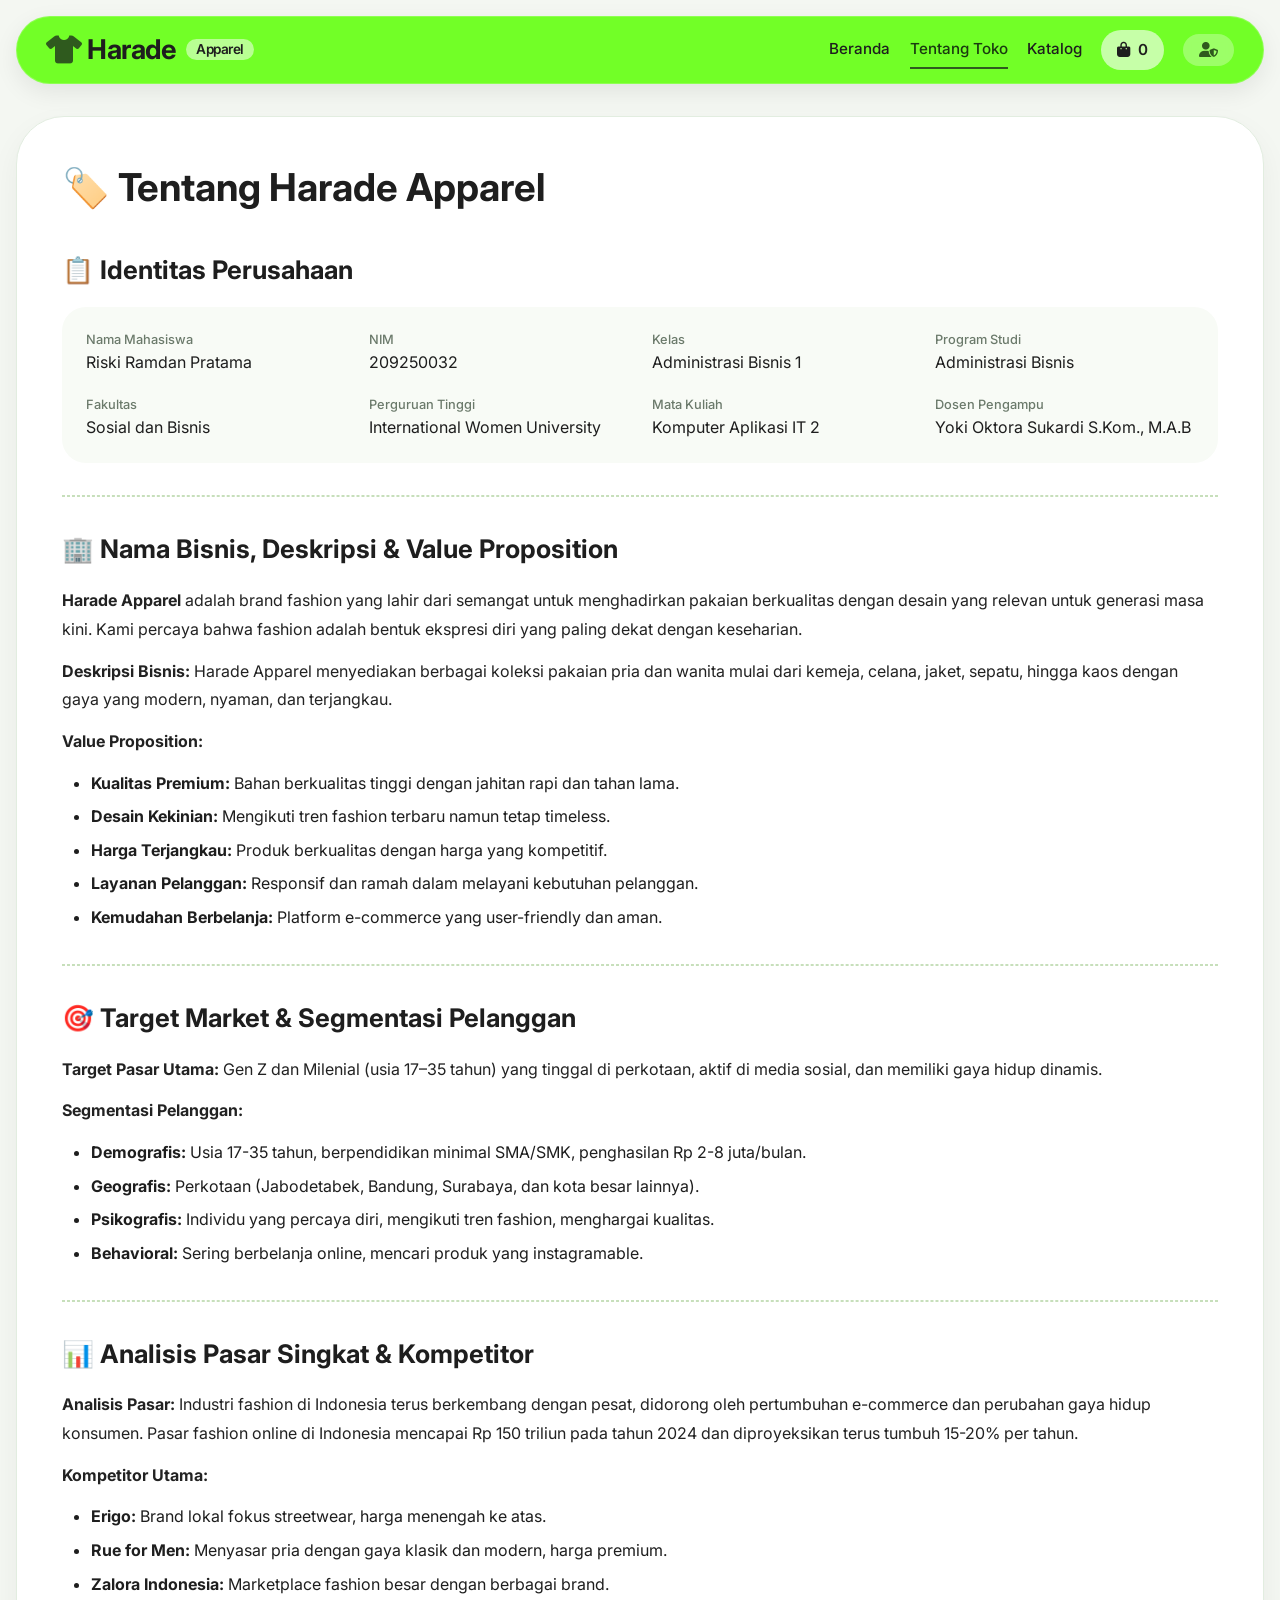
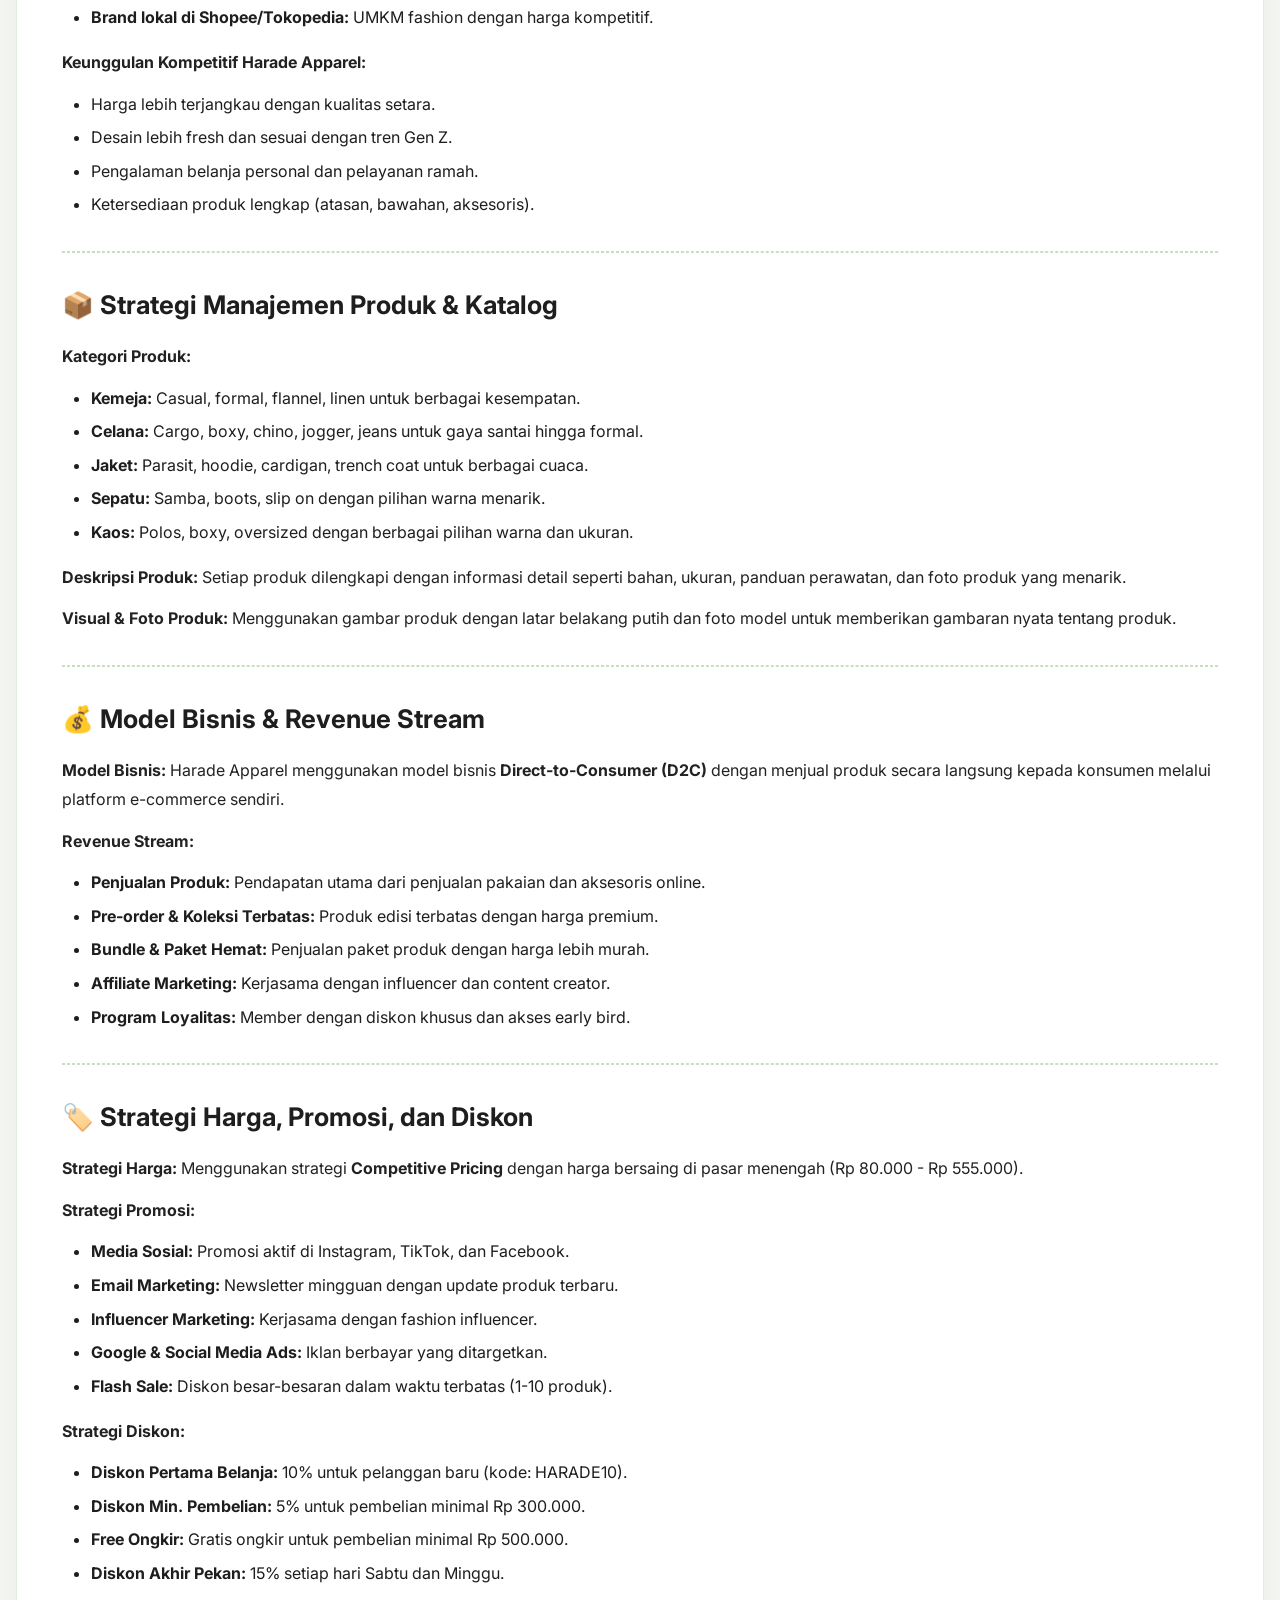
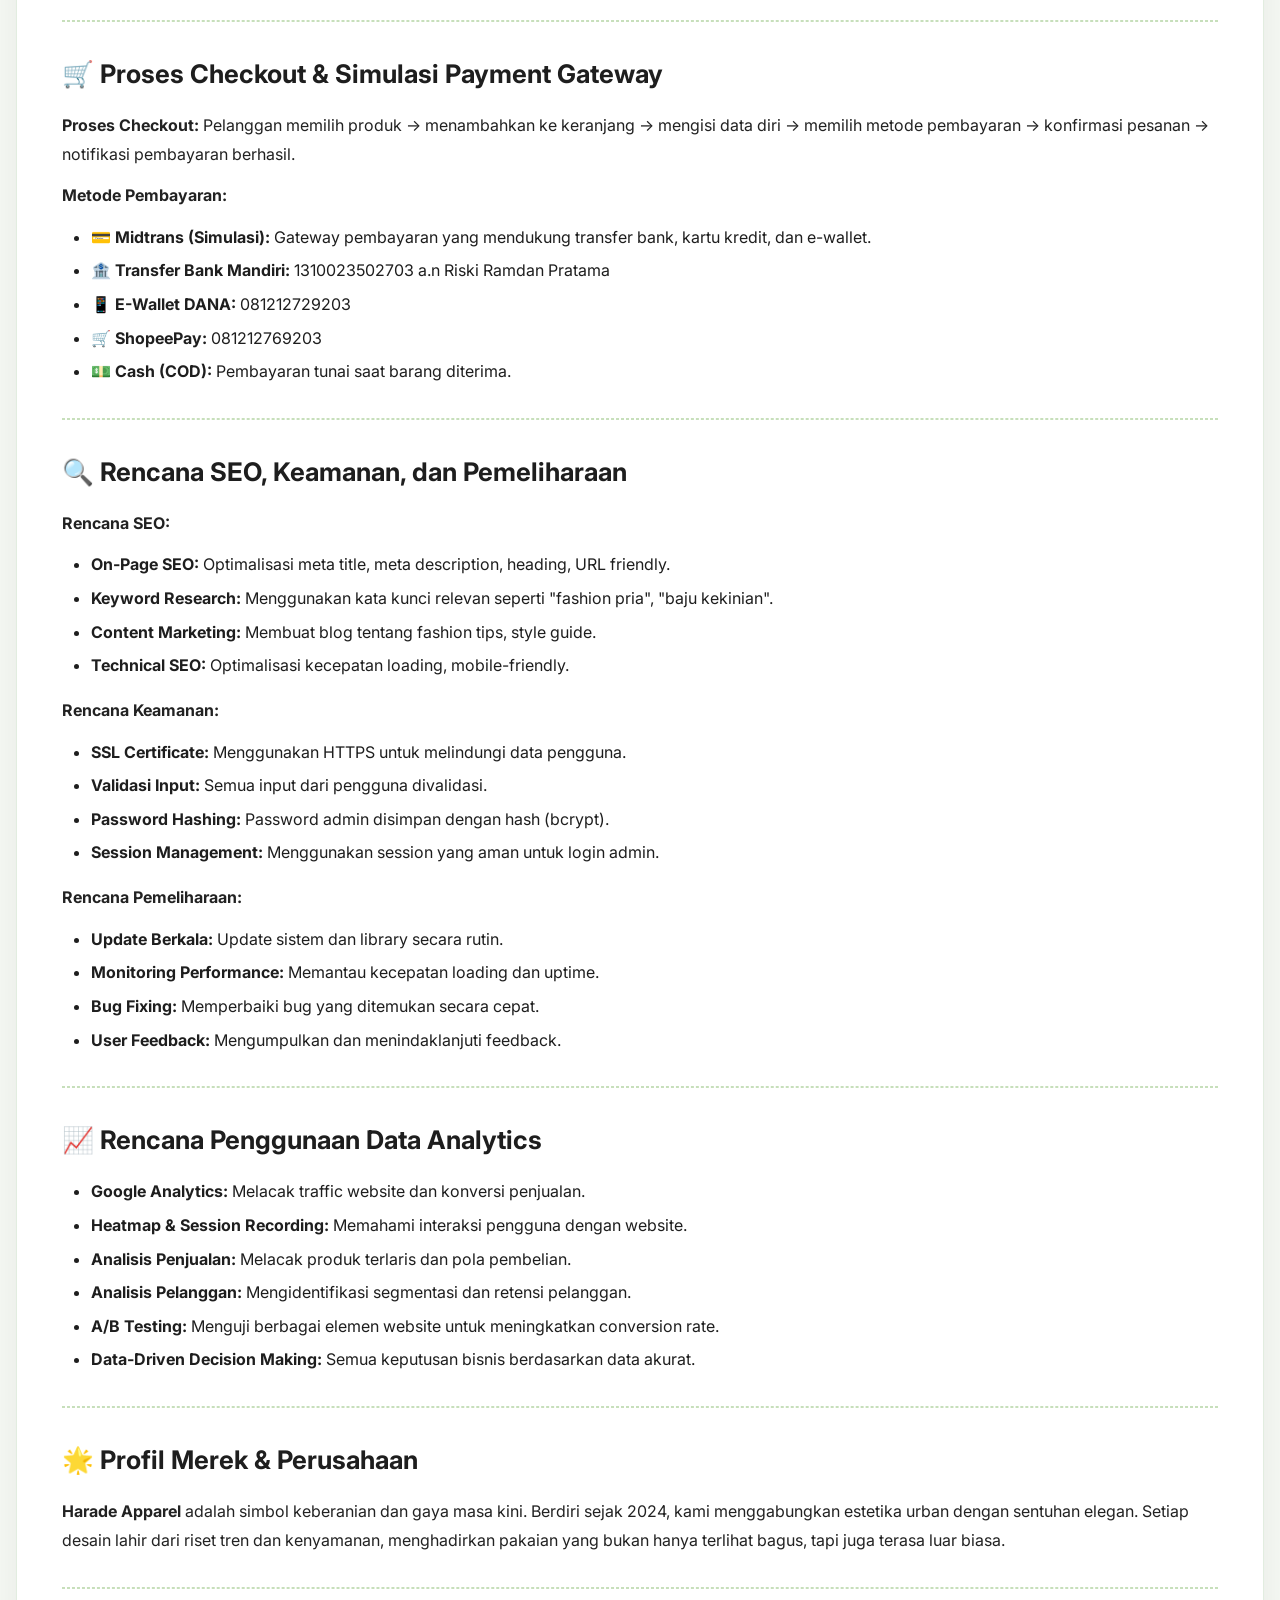
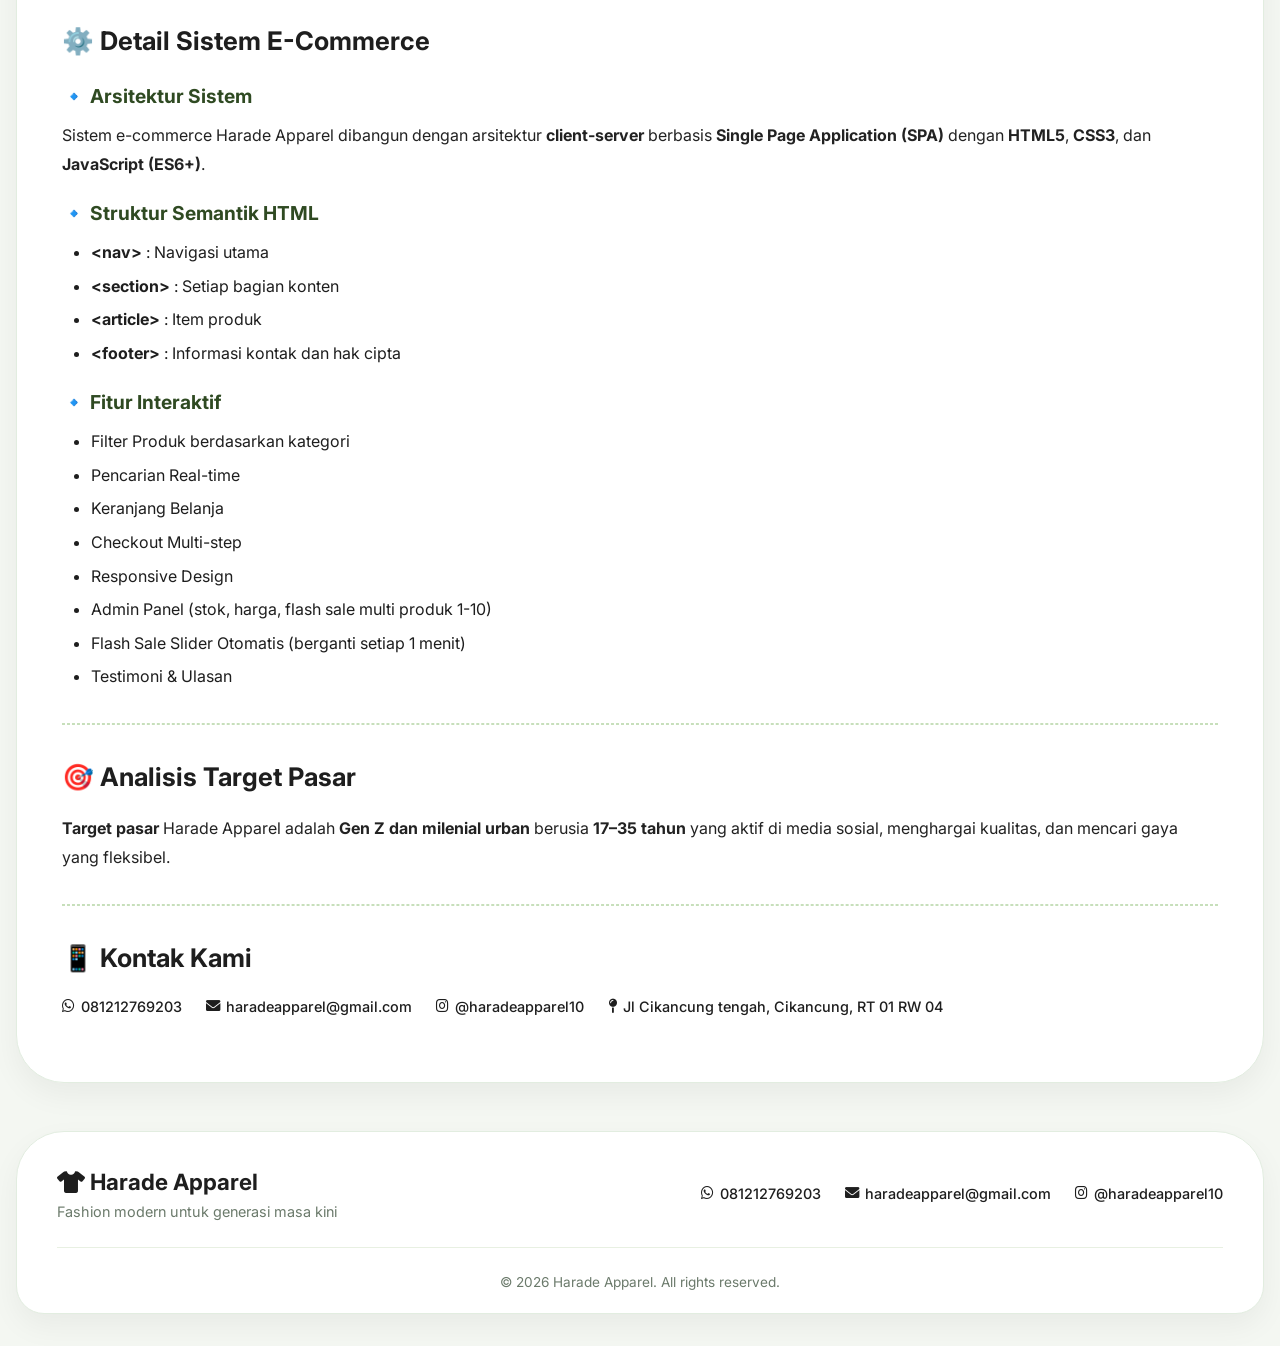
<file: tentang.html>
<!DOCTYPE html>
<html lang="id">
<head>
    <meta charset="UTF-8">
    <meta name="viewport" content="width=device-width, initial-scale=1.0">
    <title>Tentang Harade Apparel</title>
    <link rel="stylesheet" href="https://cdnjs.cloudflare.com/ajax/libs/font-awesome/6.0.0-beta3/css/all.min.css">
    <link href="https://fonts.googleapis.com/css2?family=Inter:opsz,wght@14..32,300;14..32,400;14..32,600;14..32,700&display=swap" rel="stylesheet">
    <link rel="stylesheet" href="style.css">
</head>
<body>
    <div class="container">

        <!-- ========== NAVIGASI ========== -->
        <nav class="navbar">
            <div class="brand">
                <i class="fas fa-tshirt"></i> 
                Harade<span>Apparel</span>
            </div>
            <div class="nav-menu">
                <a href="index.html">Beranda</a>
                <a href="tentang.html" class="active">Tentang Toko</a>
                <a href="index.html#katalog">Katalog</a>
                <a href="#" class="cart-icon" id="cartIconNav">
                    <i class="fas fa-shopping-bag"></i> <span id="cartCountNav">0</span>
                </a>
                <a href="#" class="admin-icon" id="adminIconNav">
                    <i class="fas fa-user-shield"></i>
                </a>
            </div>
        </nav>

        <!-- ========== TENTANG TOKO ========== -->
        <section class="tentang-toko">
            <h1>🏷️ Tentang Harade Apparel</h1>

            <!-- Identitas Perusahaan -->
            <div class="tentang-card">
                <h2>📋 Identitas Perusahaan</h2>
                <div class="identitas-grid">
                    <div><strong>Nama Mahasiswa</strong> Riski Ramdan Pratama</div>
                    <div><strong>NIM</strong> 209250032</div>
                    <div><strong>Kelas</strong> Administrasi Bisnis 1</div>
                    <div><strong>Program Studi</strong> Administrasi Bisnis</div>
                    <div><strong>Fakultas</strong> Sosial dan Bisnis</div>
                    <div><strong>Perguruan Tinggi</strong> International Women University</div>
                    <div><strong>Mata Kuliah</strong> Komputer Aplikasi IT 2</div>
                    <div><strong>Dosen Pengampu</strong> Yoki Oktora Sukardi S.Kom., M.A.B</div>
                </div>
            </div>

            <hr>

            <!-- Nama Bisnis, Deskripsi, Value Proposition -->
            <div class="tentang-card">
                <h2>🏢 Nama Bisnis, Deskripsi &amp; Value Proposition</h2>
                <p>
                    <strong>Harade Apparel</strong> adalah brand fashion yang lahir dari semangat untuk menghadirkan 
                    pakaian berkualitas dengan desain yang relevan untuk generasi masa kini. Kami percaya bahwa fashion 
                    adalah bentuk ekspresi diri yang paling dekat dengan keseharian.
                </p>
                <p>
                    <strong>Deskripsi Bisnis:</strong> Harade Apparel menyediakan berbagai koleksi pakaian pria dan wanita 
                    mulai dari kemeja, celana, jaket, sepatu, hingga kaos dengan gaya yang modern, nyaman, dan terjangkau.
                </p>
                <p><strong>Value Proposition:</strong></p>
                <ul>
                    <li><strong>Kualitas Premium:</strong> Bahan berkualitas tinggi dengan jahitan rapi dan tahan lama.</li>
                    <li><strong>Desain Kekinian:</strong> Mengikuti tren fashion terbaru namun tetap timeless.</li>
                    <li><strong>Harga Terjangkau:</strong> Produk berkualitas dengan harga yang kompetitif.</li>
                    <li><strong>Layanan Pelanggan:</strong> Responsif dan ramah dalam melayani kebutuhan pelanggan.</li>
                    <li><strong>Kemudahan Berbelanja:</strong> Platform e-commerce yang user-friendly dan aman.</li>
                </ul>
            </div>

            <hr>

            <!-- Target Market & Segmentasi -->
            <div class="tentang-card">
                <h2>🎯 Target Market &amp; Segmentasi Pelanggan</h2>
                <p>
                    <strong>Target Pasar Utama:</strong> Gen Z dan Milenial (usia 17–35 tahun) yang tinggal di perkotaan, 
                    aktif di media sosial, dan memiliki gaya hidup dinamis.
                </p>
                <p><strong>Segmentasi Pelanggan:</strong></p>
                <ul>
                    <li><strong>Demografis:</strong> Usia 17-35 tahun, berpendidikan minimal SMA/SMK, penghasilan Rp 2-8 juta/bulan.</li>
                    <li><strong>Geografis:</strong> Perkotaan (Jabodetabek, Bandung, Surabaya, dan kota besar lainnya).</li>
                    <li><strong>Psikografis:</strong> Individu yang percaya diri, mengikuti tren fashion, menghargai kualitas.</li>
                    <li><strong>Behavioral:</strong> Sering berbelanja online, mencari produk yang instagramable.</li>
                </ul>
            </div>

            <hr>

            <!-- Analisis Pasar & Kompetitor -->
            <div class="tentang-card">
                <h2>📊 Analisis Pasar Singkat &amp; Kompetitor</h2>
                <p>
                    <strong>Analisis Pasar:</strong> Industri fashion di Indonesia terus berkembang dengan pesat, 
                    didorong oleh pertumbuhan e-commerce dan perubahan gaya hidup konsumen. Pasar fashion online 
                    di Indonesia mencapai Rp 150 triliun pada tahun 2024 dan diproyeksikan terus tumbuh 15-20% per tahun.
                </p>
                <p><strong>Kompetitor Utama:</strong></p>
                <ul>
                    <li><strong>Erigo:</strong> Brand lokal fokus streetwear, harga menengah ke atas.</li>
                    <li><strong>Rue for Men:</strong> Menyasar pria dengan gaya klasik dan modern, harga premium.</li>
                    <li><strong>Zalora Indonesia:</strong> Marketplace fashion besar dengan berbagai brand.</li>
                    <li><strong>Brand lokal di Shopee/Tokopedia:</strong> UMKM fashion dengan harga kompetitif.</li>
                </ul>
                <p><strong>Keunggulan Kompetitif Harade Apparel:</strong></p>
                <ul>
                    <li>Harga lebih terjangkau dengan kualitas setara.</li>
                    <li>Desain lebih fresh dan sesuai dengan tren Gen Z.</li>
                    <li>Pengalaman belanja personal dan pelayanan ramah.</li>
                    <li>Ketersediaan produk lengkap (atasan, bawahan, aksesoris).</li>
                </ul>
            </div>

            <hr>

            <!-- Strategi Manajemen Produk & Katalog -->
            <div class="tentang-card">
                <h2>📦 Strategi Manajemen Produk &amp; Katalog</h2>
                <p><strong>Kategori Produk:</strong></p>
                <ul>
                    <li><strong>Kemeja:</strong> Casual, formal, flannel, linen untuk berbagai kesempatan.</li>
                    <li><strong>Celana:</strong> Cargo, boxy, chino, jogger, jeans untuk gaya santai hingga formal.</li>
                    <li><strong>Jaket:</strong> Parasit, hoodie, cardigan, trench coat untuk berbagai cuaca.</li>
                    <li><strong>Sepatu:</strong> Samba, boots, slip on dengan pilihan warna menarik.</li>
                    <li><strong>Kaos:</strong> Polos, boxy, oversized dengan berbagai pilihan warna dan ukuran.</li>
                </ul>
                <p>
                    <strong>Deskripsi Produk:</strong> Setiap produk dilengkapi dengan informasi detail seperti bahan, 
                    ukuran, panduan perawatan, dan foto produk yang menarik.
                </p>
                <p>
                    <strong>Visual &amp; Foto Produk:</strong> Menggunakan gambar produk dengan latar belakang putih 
                    dan foto model untuk memberikan gambaran nyata tentang produk.
                </p>
            </div>

            <hr>

            <!-- Model Bisnis & Revenue Stream -->
            <div class="tentang-card">
                <h2>💰 Model Bisnis &amp; Revenue Stream</h2>
                <p>
                    <strong>Model Bisnis:</strong> Harade Apparel menggunakan model bisnis <strong>Direct-to-Consumer (D2C)</strong> 
                    dengan menjual produk secara langsung kepada konsumen melalui platform e-commerce sendiri.
                </p>
                <p><strong>Revenue Stream:</strong></p>
                <ul>
                    <li><strong>Penjualan Produk:</strong> Pendapatan utama dari penjualan pakaian dan aksesoris online.</li>
                    <li><strong>Pre-order &amp; Koleksi Terbatas:</strong> Produk edisi terbatas dengan harga premium.</li>
                    <li><strong>Bundle &amp; Paket Hemat:</strong> Penjualan paket produk dengan harga lebih murah.</li>
                    <li><strong>Affiliate Marketing:</strong> Kerjasama dengan influencer dan content creator.</li>
                    <li><strong>Program Loyalitas:</strong> Member dengan diskon khusus dan akses early bird.</li>
                </ul>
            </div>

            <hr>

            <!-- Strategi Harga, Promosi, dan Diskon -->
            <div class="tentang-card">
                <h2>🏷️ Strategi Harga, Promosi, dan Diskon</h2>
                <p>
                    <strong>Strategi Harga:</strong> Menggunakan strategi <strong>Competitive Pricing</strong> 
                    dengan harga bersaing di pasar menengah (Rp 80.000 - Rp 555.000).
                </p>
                <p><strong>Strategi Promosi:</strong></p>
                <ul>
                    <li><strong>Media Sosial:</strong> Promosi aktif di Instagram, TikTok, dan Facebook.</li>
                    <li><strong>Email Marketing:</strong> Newsletter mingguan dengan update produk terbaru.</li>
                    <li><strong>Influencer Marketing:</strong> Kerjasama dengan fashion influencer.</li>
                    <li><strong>Google & Social Media Ads:</strong> Iklan berbayar yang ditargetkan.</li>
                    <li><strong>Flash Sale:</strong> Diskon besar-besaran dalam waktu terbatas (1-10 produk).</li>
                </ul>
                <p><strong>Strategi Diskon:</strong></p>
                <ul>
                    <li><strong>Diskon Pertama Belanja:</strong> 10% untuk pelanggan baru (kode: HARADE10).</li>
                    <li><strong>Diskon Min. Pembelian:</strong> 5% untuk pembelian minimal Rp 300.000.</li>
                    <li><strong>Free Ongkir:</strong> Gratis ongkir untuk pembelian minimal Rp 500.000.</li>
                    <li><strong>Diskon Akhir Pekan:</strong> 15% setiap hari Sabtu dan Minggu.</li>
                </ul>
            </div>

            <hr>

            <!-- Proses Checkout & Simulasi Payment Gateway -->
            <div class="tentang-card">
                <h2>🛒 Proses Checkout &amp; Simulasi Payment Gateway</h2>
                <p>
                    <strong>Proses Checkout:</strong> Pelanggan memilih produk → menambahkan ke keranjang → 
                    mengisi data diri → memilih metode pembayaran → konfirmasi pesanan → notifikasi pembayaran berhasil.
                </p>
                <p><strong>Metode Pembayaran:</strong></p>
                <ul>
                    <li><strong>💳 Midtrans (Simulasi):</strong> Gateway pembayaran yang mendukung transfer bank, kartu kredit, dan e-wallet.</li>
                    <li><strong>🏦 Transfer Bank Mandiri:</strong> 1310023502703 a.n Riski Ramdan Pratama</li>
                    <li><strong>📱 E-Wallet DANA:</strong> 081212729203</li>
                    <li><strong>🛒 ShopeePay:</strong> 081212769203</li>
                    <li><strong>💵 Cash (COD):</strong> Pembayaran tunai saat barang diterima.</li>
                </ul>
            </div>

            <hr>

            <!-- Rencana SEO, Keamanan, dan Pemeliharaan -->
            <div class="tentang-card">
                <h2>🔍 Rencana SEO, Keamanan, dan Pemeliharaan</h2>
                <p><strong>Rencana SEO:</strong></p>
                <ul>
                    <li><strong>On-Page SEO:</strong> Optimalisasi meta title, meta description, heading, URL friendly.</li>
                    <li><strong>Keyword Research:</strong> Menggunakan kata kunci relevan seperti "fashion pria", "baju kekinian".</li>
                    <li><strong>Content Marketing:</strong> Membuat blog tentang fashion tips, style guide.</li>
                    <li><strong>Technical SEO:</strong> Optimalisasi kecepatan loading, mobile-friendly.</li>
                </ul>
                <p><strong>Rencana Keamanan:</strong></p>
                <ul>
                    <li><strong>SSL Certificate:</strong> Menggunakan HTTPS untuk melindungi data pengguna.</li>
                    <li><strong>Validasi Input:</strong> Semua input dari pengguna divalidasi.</li>
                    <li><strong>Password Hashing:</strong> Password admin disimpan dengan hash (bcrypt).</li>
                    <li><strong>Session Management:</strong> Menggunakan session yang aman untuk login admin.</li>
                </ul>
                <p><strong>Rencana Pemeliharaan:</strong></p>
                <ul>
                    <li><strong>Update Berkala:</strong> Update sistem dan library secara rutin.</li>
                    <li><strong>Monitoring Performance:</strong> Memantau kecepatan loading dan uptime.</li>
                    <li><strong>Bug Fixing:</strong> Memperbaiki bug yang ditemukan secara cepat.</li>
                    <li><strong>User Feedback:</strong> Mengumpulkan dan menindaklanjuti feedback.</li>
                </ul>
            </div>

            <hr>

            <!-- Rencana Data Analytics -->
            <div class="tentang-card">
                <h2>📈 Rencana Penggunaan Data Analytics</h2>
                <ul>
                    <li><strong>Google Analytics:</strong> Melacak traffic website dan konversi penjualan.</li>
                    <li><strong>Heatmap &amp; Session Recording:</strong> Memahami interaksi pengguna dengan website.</li>
                    <li><strong>Analisis Penjualan:</strong> Melacak produk terlaris dan pola pembelian.</li>
                    <li><strong>Analisis Pelanggan:</strong> Mengidentifikasi segmentasi dan retensi pelanggan.</li>
                    <li><strong>A/B Testing:</strong> Menguji berbagai elemen website untuk meningkatkan conversion rate.</li>
                    <li><strong>Data-Driven Decision Making:</strong> Semua keputusan bisnis berdasarkan data akurat.</li>
                </ul>
            </div>

            <hr>

            <!-- Profil Merek -->
            <div class="tentang-card">
                <h2>🌟 Profil Merek &amp; Perusahaan</h2>
                <p>
                    <strong>Harade Apparel</strong> adalah simbol keberanian dan gaya masa kini. Berdiri sejak 2024, 
                    kami menggabungkan estetika urban dengan sentuhan elegan. Setiap desain lahir dari riset tren 
                    dan kenyamanan, menghadirkan pakaian yang bukan hanya terlihat bagus, tapi juga terasa luar biasa.
                </p>
            </div>

            <hr>

            <!-- Detail Sistem -->
            <div class="tentang-card">
                <h2>⚙️ Detail Sistem E-Commerce</h2>
                <h3>🔹 Arsitektur Sistem</h3>
                <p>
                    Sistem e-commerce Harade Apparel dibangun dengan arsitektur <strong>client-server</strong> 
                    berbasis <strong>Single Page Application (SPA)</strong> dengan <strong>HTML5</strong>, 
                    <strong>CSS3</strong>, dan <strong>JavaScript (ES6+)</strong>.
                </p>
                <h3>🔹 Struktur Semantik HTML</h3>
                <ul>
                    <li><strong>&lt;nav&gt;</strong> : Navigasi utama</li>
                    <li><strong>&lt;section&gt;</strong> : Setiap bagian konten</li>
                    <li><strong>&lt;article&gt;</strong> : Item produk</li>
                    <li><strong>&lt;footer&gt;</strong> : Informasi kontak dan hak cipta</li>
                </ul>
                <h3>🔹 Fitur Interaktif</h3>
                <ul>
                    <li>Filter Produk berdasarkan kategori</li>
                    <li>Pencarian Real-time</li>
                    <li>Keranjang Belanja</li>
                    <li>Checkout Multi-step</li>
                    <li>Responsive Design</li>
                    <li>Admin Panel (stok, harga, flash sale multi produk 1-10)</li>
                    <li>Flash Sale Slider Otomatis (berganti setiap 1 menit)</li>
                    <li>Testimoni & Ulasan</li>
                </ul>
            </div>

            <hr>

            <!-- Analisis Target Pasar -->
            <div class="tentang-card">
                <h2>🎯 Analisis Target Pasar</h2>
                <p>
                    <strong>Target pasar</strong> Harade Apparel adalah <strong>Gen Z dan milenial urban</strong> 
                    berusia <strong>17–35 tahun</strong> yang aktif di media sosial, menghargai kualitas, 
                    dan mencari gaya yang fleksibel.
                </p>
            </div>

            <hr>

            <!-- Kontak -->
            <div class="tentang-card kontak">
                <h2>📱 Kontak Kami</h2>
                <div class="footer-links">
                    <a href="https://wa.me/6281212769203" target="_blank"><i class="fab fa-whatsapp"></i> 081212769203</a>
                    <a href="mailto:haradeapparel@gmail.com"><i class="fas fa-envelope"></i> haradeapparel@gmail.com</a>
                    <a href="https://instagram.com/haradeapparel10" target="_blank"><i class="fab fa-instagram"></i> @haradeapparel10</a>
                    <span><i class="fas fa-map-pin"></i> Jl Cikancung tengah, Cikancung, RT 01 RW 04</span>
                </div>
            </div>
        </section>

        <!-- ========== FOOTER ========== -->
        <footer class="footer">
            <div class="footer-content">
                <div class="footer-brand">
                    <h3><i class="fas fa-tshirt"></i> Harade Apparel</h3>
                    <p>Fashion modern untuk generasi masa kini</p>
                </div>
                <div class="footer-links">
                    <a href="https://wa.me/6281212769203" target="_blank"><i class="fab fa-whatsapp"></i> 081212769203</a>
                    <a href="mailto:haradeapparel@gmail.com"><i class="fas fa-envelope"></i> haradeapparel@gmail.com</a>
                    <a href="https://instagram.com/haradeapparel10" target="_blank"><i class="fab fa-instagram"></i> @haradeapparel10</a>
                </div>
            </div>
            <div class="footer-bottom">
                <p>&copy; 2026 Harade Apparel. All rights reserved.</p>
            </div>
        </footer>

    </div>

    <script src="script.js"></script>
</body>
</html>
</file>
<file: style.css>
/* ========================================
   HARADE APPAREL - STYLE.CSS
   Warna: Hijau Stabilo (#b8e6a0), Putih, Hitam
   ======================================== */

* {
    margin: 0;
    padding: 0;
    box-sizing: border-box;
}

:root {
    --lime: #72ff27;
    --lime-light: #d4f0c4;
    --lime-dark: #8bcb6e;
    --white: #ffffff;
    --black: #1e1e1e;
    --gray: #6b7a6b;
    --soft-shadow: 0 12px 30px rgba(0, 0, 0, 0.05);
    --radius: 28px;
    --transition: 0.25s cubic-bezier(0.2, 0, 0, 1);
}

html {
    scroll-behavior: smooth;
}

body {
    font-family: 'Inter', -apple-system, BlinkMacSystemFont, 'Segoe UI', Roboto, sans-serif;
    background: #f4f7f2;
    color: var(--black);
    padding: 0 1rem 2rem;
    min-height: 100vh;
    line-height: 1.6;
}

.container {
    max-width: 1400px;
    margin: 0 auto;
}

/* ========== NAVBAR - HIJAU STABILO ========== */
.navbar {
    display: flex;
    flex-wrap: wrap;
    align-items: center;
    justify-content: space-between;
    background: var(--lime);
    padding: 0.7rem 1.8rem;
    border-radius: 60px;
    margin: 1rem 0 2rem;
    box-shadow: 0 8px 25px rgba(0, 0, 0, 0.08);
    border: 1px solid rgba(255, 255, 255, 0.2);
}

.brand {
    font-weight: 700;
    font-size: 1.7rem;
    letter-spacing: -0.5px;
    color: var(--black);
    display: flex;
    align-items: center;
    gap: 6px;
}

.brand i {
    color: #2f5a1e;
    font-size: 1.8rem;
}

.brand span {
    background: rgba(255, 255, 255, 0.5);
    padding: 0 10px;
    border-radius: 40px;
    font-size: 0.85rem;
    margin-left: 4px;
    font-weight: 600;
    backdrop-filter: blur(4px);
}

.nav-menu {
    display: flex;
    flex-wrap: wrap;
    align-items: center;
    gap: 1.2rem;
    font-weight: 500;
}

.nav-menu a {
    text-decoration: none;
    color: var(--black);
    font-size: 0.95rem;
    transition: var(--transition);
    padding: 6px 0;
    border-bottom: 2px solid transparent;
}

.nav-menu a:hover,
.nav-menu a.active {
    border-bottom-color: #2f5a1e;
    color: #1a3a10;
}

.nav-menu .cart-icon,
.nav-menu .admin-icon {
    padding: 8px 16px;
    border-radius: 40px;
    display: flex;
    align-items: center;
    gap: 8px;
    font-weight: 600;
    transition: var(--transition);
    border-bottom: none !important;
}

.nav-menu .cart-icon {
    background: rgba(255, 255, 255, 0.6);
    backdrop-filter: blur(4px);
}

.nav-menu .cart-icon:hover {
    background: rgba(255, 255, 255, 0.9);
    transform: scale(1.02);
}

.nav-menu .admin-icon {
    background: rgba(255, 255, 255, 0.3);
    backdrop-filter: blur(4px);
    color: #2f5a1e;
}

.nav-menu .admin-icon:hover {
    background: rgba(255, 255, 255, 0.6);
    transform: scale(1.02);
}

.nav-menu .admin-icon.active {
    background: rgba(255, 255, 255, 0.8);
    color: var(--black);
}

.search-box {
    display: flex;
    align-items: center;
    background: rgba(255, 255, 255, 0.6);
    backdrop-filter: blur(4px);
    border-radius: 60px;
    padding: 0.3rem 1rem;
    transition: var(--transition);
}

.search-box:focus-within {
    background: rgba(255, 255, 255, 0.9);
    box-shadow: 0 0 0 3px rgba(47, 90, 30, 0.2);
}

.search-box input {
    border: none;
    background: transparent;
    padding: 8px 6px;
    outline: none;
    width: 140px;
    font-size: 0.9rem;
    color: var(--black);
}

.search-box i {
    color: #2f5a1e;
}

/* ========== CART FLOAT ========== */
.cart-float {
    position: fixed;
    top: 1.2rem;
    left: 1.2rem;
    background: var(--white);
    border-radius: 60px;
    padding: 0.6rem 1.2rem;
    box-shadow: 0 8px 24px rgba(0, 0, 0, 0.07);
    display: flex;
    align-items: center;
    gap: 12px;
    z-index: 999;
    border: 1px solid #d3e0cb;
    backdrop-filter: blur(6px);
    background: rgba(255, 255, 255, 0.92);
    cursor: pointer;
    transition: var(--transition);
}

.cart-float:hover {
    transform: scale(1.04);
    background: #fafff8;
}

.cart-float i {
    font-size: 1.6rem;
    color: #1f3a15;
}

.cart-float span {
    font-weight: 700;
    background: var(--lime);
    padding: 0px 12px;
    border-radius: 60px;
    font-size: 0.95rem;
}

/* ========== FLASH SALE BANNER ========== */
.flash-sale-banner {
    background: linear-gradient(135deg, #ff6b35, #ff4444);
    border-radius: 24px;
    padding: 0.8rem 1.5rem;
    margin: 0.5rem 0 1.5rem;
    color: white;
    box-shadow: 0 8px 30px rgba(255, 68, 68, 0.3);
    animation: pulseFlash 2s ease-in-out infinite;
    position: relative;
    overflow: hidden;
}

@keyframes pulseFlash {
    0%, 100% { transform: scale(1); }
    50% { transform: scale(1.01); }
}

.flash-sale-content {
    display: flex;
    align-items: center;
    justify-content: space-between;
    flex-wrap: wrap;
    gap: 0.5rem 1rem;
}

.flash-sale-left {
    display: flex;
    align-items: center;
    gap: 1rem;
}

.flash-sale-right {
    display: flex;
    align-items: center;
    gap: 1rem;
    flex-wrap: wrap;
}

.flash-sale-slider {
    display: flex;
    align-items: center;
    gap: 0.8rem;
    min-width: 200px;
}

.flash-sale-slider .flash-product-item {
    display: flex;
    align-items: center;
    background: rgba(255,255,255,0.15);
    padding: 0.2rem 0.8rem 0.2rem 0.3rem;
    border-radius: 40px;
    gap: 0.5rem;
    white-space: nowrap;
    animation: slideIn 0.5s ease;
    min-width: 180px;
}

@keyframes slideIn {
    from { opacity: 0; transform: translateX(20px); }
    to { opacity: 1; transform: translateX(0); }
}

.flash-sale-slider .flash-product-item img {
    width: 36px;
    height: 36px;
    border-radius: 50%;
    object-fit: cover;
    border: 2px solid rgba(255,255,255,0.5);
}

.flash-sale-slider .flash-product-item .pname {
    font-size: 0.8rem;
    font-weight: 600;
}

.flash-sale-slider .flash-product-item .pprice {
    font-size: 0.75rem;
    font-weight: 700;
    background: rgba(255,255,255,0.2);
    padding: 0.1rem 0.5rem;
    border-radius: 20px;
}

.flash-sale-nav {
    display: flex;
    align-items: center;
    gap: 0.5rem;
}

.flash-nav-btn {
    background: rgba(255,255,255,0.2);
    border: none;
    color: white;
    width: 28px;
    height: 28px;
    border-radius: 50%;
    cursor: pointer;
    transition: var(--transition);
    display: flex;
    align-items: center;
    justify-content: center;
}

.flash-nav-btn:hover {
    background: rgba(255,255,255,0.4);
    transform: scale(1.1);
}

.flash-counter {
    font-size: 0.8rem;
    font-weight: 600;
    background: rgba(0,0,0,0.2);
    padding: 0.1rem 0.6rem;
    border-radius: 20px;
    min-width: 35px;
    text-align: center;
}

.flash-sale-icon {
    font-size: 1.8rem;
    animation: bounce 1s ease-in-out infinite;
}

@keyframes bounce {
    0%, 100% { transform: rotate(0deg); }
    50% { transform: rotate(15deg); }
}

.flash-sale-info h3 {
    font-size: 1.2rem;
    font-weight: 800;
    letter-spacing: 1px;
}

.flash-sale-info p {
    font-size: 0.85rem;
    opacity: 0.9;
}

.flash-sale-timer {
    font-size: 1rem;
    font-weight: 700;
    background: rgba(0,0,0,0.2);
    padding: 0.1rem 0.8rem;
    border-radius: 30px;
    display: inline-block;
    margin-top: 2px;
}

/* ========== HERO SLIDER ========== */
.hero-slider {
    display: flex;
    overflow-x: auto;
    gap: 1.5rem;
    padding: 0.8rem 0.2rem 1.8rem;
    scroll-snap-type: x mandatory;
    -webkit-overflow-scrolling: touch;
    scroll-behavior: smooth;
}

.hero-slider::-webkit-scrollbar {
    height: 4px;
}

.hero-slider::-webkit-scrollbar-thumb {
    background: var(--lime);
    border-radius: 20px;
}

.hero-slider .hero-item {
    min-width: 280px;
    max-width: 340px;
    flex: 0 0 auto;
    background: var(--white);
    border-radius: 40px;
    padding: 1.2rem 1.2rem 0.8rem;
    box-shadow: var(--soft-shadow);
    scroll-snap-align: start;
    border: 1px solid #e7f0e1;
    transition: var(--transition);
}

.hero-slider .hero-item:hover {
    transform: translateY(-4px);
    border-color: var(--lime);
}

.hero-item img {
    width: 100%;
    height: 180px;
    object-fit: cover;
    border-radius: 28px;
    background: #dce8d4;
}

.hero-item h4 {
    margin-top: 10px;
    font-weight: 600;
    font-size: 1.1rem;
}

.hero-item p {
    font-size: 0.85rem;
    opacity: 0.7;
}

/* ========== WELCOME BANNER ========== */
.welcome-banner {
    background: var(--lime);
    padding: 1.8rem 2rem;
    border-radius: 48px;
    margin: 1.2rem 0 2rem;
    box-shadow: var(--soft-shadow);
    border: 1px solid #b0d69b;
}

.welcome-banner h1 {
    font-size: 1.7rem;
    font-weight: 700;
    color: var(--black);
}

.welcome-banner p {
    max-width: 750px;
    line-height: 1.8;
    margin-top: 0.7rem;
    font-weight: 400;
    color: #1e2b18;
}

/* ========== SECTION TITLE ========== */
.section-title {
    font-size: 1.6rem;
    font-weight: 700;
    margin: 2rem 0 1.2rem;
    color: var(--black);
}

/* ========== FILTER ========== */
.filter-section {
    display: flex;
    flex-wrap: wrap;
    gap: 0.8rem;
    margin: 2rem 0 1.5rem;
}

.filter-btn {
    background: white;
    border: 1px solid #d3e0cb;
    padding: 0.5rem 1.5rem;
    border-radius: 40px;
    font-weight: 500;
    font-size: 0.9rem;
    cursor: pointer;
    transition: var(--transition);
    color: var(--black);
    box-shadow: var(--soft-shadow);
}

.filter-btn.active,
.filter-btn:hover {
    background: var(--lime);
    border-color: #8cb87a;
    transform: scale(1.02);
}

/* ========== KATALOG ========== */
.katalog-grid {
    display: grid;
    grid-template-columns: repeat(auto-fill, minmax(220px, 1fr));
    gap: 1.8rem;
    margin: 1.2rem 0 2rem;
}

.product-card {
    background: white;
    border-radius: 32px;
    padding: 1rem 0.9rem 1.2rem;
    box-shadow: var(--soft-shadow);
    transition: var(--transition);
    border: 1px solid #ebf3e6;
    display: flex;
    flex-direction: column;
    height: 100%;
    cursor: pointer;
}

.product-card:hover {
    transform: translateY(-4px);
    border-color: var(--lime);
    box-shadow: 0 16px 40px rgba(0, 0, 0, 0.06);
}

.product-img {
    width: 100%;
    aspect-ratio: 1/1;
    background: #e8f0e2;
    border-radius: 24px;
    margin-bottom: 10px;
    overflow: hidden;
    flex-shrink: 0;
}

.product-img img {
    width: 100%;
    height: 100%;
    object-fit: cover;
    transition: var(--transition);
}

.product-card:hover .product-img img {
    transform: scale(1.03);
}

.product-name {
    font-weight: 700;
    font-size: 0.95rem;
    margin: 6px 0 4px;
    line-height: 1.3;
    min-height: 2.6rem;
}

.product-rating {
    font-size: 0.8rem;
    color: #f5a623;
    margin-bottom: 4px;
}

.price-wrap {
    display: flex;
    align-items: center;
    gap: 10px;
    flex-wrap: wrap;
    margin: 4px 0;
}

.price {
    font-weight: 700;
    font-size: 1rem;
    color: var(--black);
}

.coret {
    text-decoration: line-through;
    color: #a0a8a0;
    font-size: 0.78rem;
}

.color-options {
    display: flex;
    gap: 6px;
    margin: 6px 0 10px;
    flex-wrap: wrap;
    min-height: 28px;
}

.color-dot {
    width: 24px;
    height: 24px;
    border-radius: 50%;
    border: 2px solid #e0e8dc;
    display: inline-block;
    transition: var(--transition);
    flex-shrink: 0;
}

.color-dot:hover {
    transform: scale(1.15);
    border-color: var(--black);
}

.btn-add {
    background: var(--black);
    color: white;
    border: none;
    padding: 0.6rem 0;
    border-radius: 60px;
    font-weight: 600;
    font-size: 0.85rem;
    margin-top: auto;
    cursor: pointer;
    transition: var(--transition);
    width: 100%;
}

.btn-add:hover {
    background: #2f4a22;
    transform: scale(1.02);
}

/* ========== REKOMENDASI ========== */
.rekomendasi-grid {
    display: grid;
    grid-template-columns: repeat(auto-fill, minmax(220px, 1fr));
    gap: 1.8rem;
    margin: 1.2rem 0 2rem;
}

.rekomendasi-item {
    background: white;
    border-radius: 32px;
    padding: 1rem 0.9rem 1.2rem;
    box-shadow: var(--soft-shadow);
    border: 1px solid #ebf3e6;
    text-align: center;
    transition: var(--transition);
    cursor: pointer;
}

.rekomendasi-item:hover {
    transform: translateY(-4px);
    border-color: var(--lime);
}

.rekomendasi-item img {
    width: 100%;
    aspect-ratio: 1/1;
    object-fit: cover;
    border-radius: 24px;
    background: #e8f0e2;
}

.rekomendasi-item h4 {
    margin-top: 10px;
    font-size: 0.95rem;
}

/* ========== TESTIMONI ========== */
.testimoni-grid {
    display: grid;
    grid-template-columns: repeat(auto-fill, minmax(250px, 1fr));
    gap: 1.5rem;
    margin: 1.2rem 0;
}

.testimoni-card {
    background: white;
    border-radius: 28px;
    padding: 1.5rem;
    box-shadow: var(--soft-shadow);
    border: 1px solid #ebf3e6;
    transition: var(--transition);
}

.testimoni-card:hover {
    transform: translateY(-3px);
    border-color: var(--lime);
}

.testimoni-card .stars {
    color: #f5a623;
    font-size: 1.1rem;
    margin-bottom: 8px;
}

.testimoni-card p {
    font-size: 0.95rem;
    line-height: 1.6;
    color: #333;
    font-style: italic;
}

.testimoni-author {
    margin-top: 10px;
    font-weight: 600;
    color: var(--black);
}

/* ========== DETAIL MODAL ========== */
.detail-modal {
    display: none;
    position: fixed;
    top: 0;
    left: 0;
    width: 100%;
    height: 100%;
    background: rgba(0, 0, 0, 0.4);
    backdrop-filter: blur(6px);
    justify-content: center;
    align-items: center;
    z-index: 2000;
}

.detail-modal.open {
    display: flex;
}

.detail-box {
    max-width: 850px !important;
}

.detail-content {
    display: flex;
    gap: 2rem;
    flex-wrap: wrap;
}

.detail-img {
    width: 320px;
    height: 320px;
    object-fit: cover;
    border-radius: 24px;
    background: #ffffff;
    flex-shrink: 0;
}

.detail-info {
    flex: 1;
    min-width: 220px;
}

.detail-info h2 {
    font-size: 1.4rem;
    margin-bottom: 6px;
}

.detail-rating {
    color: #f5a623;
    font-size: 0.95rem;
    margin-bottom: 8px;
}

.detail-stock {
    font-size: 0.9rem;
    color: var(--gray);
    margin: 6px 0;
}

.detail-price {
    margin: 10px 0;
}

.detail-material {
    margin: 10px 0;
    font-size: 0.95rem;
    color: #444;
}

.detail-desc {
    margin: 10px 0;
    font-size: 0.95rem;
    color: #444;
    background: #ffffff;
    padding: 10px 14px;
    border-radius: 16px;
}

.detail-colors {
    margin: 10px 0;
}

.detail-sizes {
    margin: 10px 0;
}

.detail-qty {
    margin: 10px 0;
}

.qty-control {
    display: flex;
    align-items: center;
    gap: 12px;
    margin-top: 4px;
}

.qty-btn {
    width: 36px;
    height: 36px;
    border-radius: 50%;
    border: 2px solid #d3e0cb;
    background: white;
    font-size: 1.2rem;
    font-weight: 700;
    cursor: pointer;
    transition: var(--transition);
}

.qty-btn:hover {
    border-color: var(--lime-dark);
    background: var(--lime);
}

#detailQty {
    font-size: 1.2rem;
    font-weight: 600;
    min-width: 30px;
    text-align: center;
}

.size-btn {
    padding: 6px 18px;
    border: 2px solid #d3e0cb;
    border-radius: 30px;
    background: white;
    font-weight: 600;
    cursor: pointer;
    transition: var(--transition);
    margin-right: 6px;
}

.size-btn:hover,
.size-btn.active {
    border-color: var(--lime-dark);
    background: var(--lime);
}

.btn-add-detail {
    background: var(--black);
    color: rgb(255, 255, 255);
    border: none;
    padding: 0.7rem 2rem;
    border-radius: 60px;
    font-weight: 700;
    font-size: 1rem;
    cursor: pointer;
    transition: var(--transition);
    width: 100%;
    margin-top: 12px;
}

.btn-add-detail:hover {
    background: #2f4a22;
    transform: scale(1.02);
}

/* ========== ADMIN MODALS ========== */
.admin-login-modal,
.admin-panel-modal {
    display: none;
    position: fixed;
    top: 0;
    left: 0;
    width: 100%;
    height: 100%;
    background: rgba(0, 0, 0, 0.4);
    backdrop-filter: blur(6px);
    justify-content: center;
    align-items: center;
    z-index: 3000;
}

.admin-login-modal.open,
.admin-panel-modal.open {
    display: flex;
}

.login-box {
    max-width: 420px !important;
}

.admin-box {
    max-width: 900px !important;
}

/* Flash Sale Settings */
.admin-flash-sale {
    background: #fff5f0;
    border: 2px solid #ff6b35;
    border-radius: 24px;
    padding: 1.2rem 1.5rem;
    margin-bottom: 1.5rem;
}

.admin-flash-sale h3 {
    color: #ff4444;
    font-size: 1.2rem;
    margin-bottom: 0.8rem;
}

.flash-sale-settings {
    display: grid;
    grid-template-columns: repeat(auto-fill, minmax(200px, 1fr));
    gap: 0.8rem;
}

.flash-sale-settings .form-group {
    margin-bottom: 0.3rem;
}

.flash-sale-settings .form-group label {
    font-size: 0.75rem;
    color: var(--gray);
}

.flash-sale-settings .form-group input,
.flash-sale-settings .form-group select {
    padding: 0.4rem 0.8rem;
    border-radius: 30px;
    border: 1px solid #d3e0cb;
    font-size: 0.85rem;
    width: 100%;
}

.flash-sale-settings .form-group select[multiple] {
    height: 140px;
    overflow-y: auto;
}

.flash-sale-settings .form-group small {
    display: block;
    margin-top: 4px;
}

/* Admin Stock List */
.admin-stock-list {
    max-height: 400px;
    overflow-y: auto;
    margin: 1rem 0;
}

.admin-stock-list::-webkit-scrollbar {
    width: 4px;
}

.admin-stock-list::-webkit-scrollbar-thumb {
    background: var(--lime);
    border-radius: 20px;
}

.admin-stock-item {
    display: flex;
    align-items: center;
    justify-content: space-between;
    padding: 10px 14px;
    background: #f8fbf6;
    border-radius: 16px;
    margin-bottom: 6px;
    border: 1px solid #ebf3e6;
    flex-wrap: wrap;
    gap: 8px;
}

.admin-stock-item .product-name {
    flex: 1;
    font-size: 0.9rem;
    min-height: auto;
    font-weight: 600;
    min-width: 140px;
}

.admin-stock-item .admin-fields {
    display: flex;
    align-items: center;
    gap: 14px;
    flex-wrap: wrap;
}

.admin-stock-item .field-group {
    display: flex;
    align-items: center;
    gap: 4px;
}

.admin-stock-item .field-group label {
    font-size: 0.75rem;
    color: var(--gray);
    font-weight: 500;
}

.admin-stock-item input[type="number"] {
    width: 110px;
    padding: 6px 10px;
    border-radius: 30px;
    border: 1px solid #d3e0cb;
    text-align: center;
    font-size: 0.9rem;
    background: rgb(255, 255, 255);
    transition: var(--transition);
}

.admin-stock-item input[type="number"]:focus {
    outline: 2px solid var(--lime);
    border-color: transparent;
}

.admin-actions {
    display: flex;
    gap: 1rem;
    flex-wrap: wrap;
}

.admin-actions .btn-checkout {
    flex: 1;
    min-width: 140px;
}

/* ========== TENTANG TOKO ========== */
.tentang-toko {
    background: white;
    border-radius: 48px;
    padding: 2.5rem 2.8rem;
    margin: 2rem 0 3rem;
    border: 1px solid #e2ede0;
    box-shadow: var(--soft-shadow);
}

.tentang-toko h1 {
    font-size: 2.4rem;
    margin-bottom: 2rem;
    color: var(--black);
}

.tentang-toko h2 {
    font-size: 1.6rem;
    margin: 1.5rem 0 1rem;
    color: var(--black);
}

.tentang-toko h3 {
    font-size: 1.2rem;
    margin: 1.2rem 0 0.6rem;
    color: #2f4a22;
}

.tentang-toko p {
    line-height: 1.8;
    color: #222;
    margin-bottom: 0.8rem;
}

.tentang-toko ul {
    margin: 0.5rem 0 1rem 1.8rem;
    line-height: 1.8;
}

.tentang-toko ul li {
    margin-bottom: 0.3rem;
}

.tentang-toko hr {
    margin: 2rem 0;
    border: 1px dashed #c7dfbb;
}

.tentang-card {
    margin-bottom: 1.5rem;
}

.identitas-grid {
    display: grid;
    grid-template-columns: repeat(auto-fill, minmax(220px, 1fr));
    gap: 0.8rem 1.5rem;
    background: #f8fbf6;
    padding: 1.2rem 1.5rem;
    border-radius: 24px;
    margin: 0.5rem 0;
}

.identitas-grid div {
    padding: 0.2rem 0;
}

.identitas-grid strong {
    display: block;
    font-size: 0.8rem;
    color: var(--gray);
    font-weight: 500;
}

/* ========== FOOTER ========== */
.footer {
    background: white;
    border-radius: 48px 48px 28px 28px;
    padding: 2rem 2.5rem 1.2rem;
    margin-top: 3rem;
    border: 1px solid #e2ede0;
    box-shadow: var(--soft-shadow);
}

.footer-content {
    display: flex;
    flex-wrap: wrap;
    justify-content: space-between;
    gap: 2rem;
}

.footer-brand h3 {
    font-size: 1.4rem;
    color: var(--black);
}

.footer-brand p {
    color: var(--gray);
    font-size: 0.9rem;
}

.footer-links {
    display: flex;
    flex-wrap: wrap;
    gap: 1.5rem;
}

.footer-links a,
.footer-links span {
    color: var(--black);
    text-decoration: none;
    display: flex;
    align-items: center;
    gap: 6px;
    font-weight: 500;
    transition: var(--transition);
    font-size: 0.9rem;
}

.footer-links a:hover {
    color: #2f5a1e;
    transform: translateX(4px);
}

.footer-bottom {
    text-align: center;
    padding-top: 1.5rem;
    margin-top: 1.5rem;
    border-top: 1px solid #e8f0e2;
    font-size: 0.85rem;
    color: var(--gray);
}

/* ========== MODAL BOX ========== */
.modal-box {
    background: white;
    max-width: 720px;
    width: 95%;
    max-height: 92vh;
    overflow-y: auto;
    border-radius: 48px;
    padding: 2.2rem 2.5rem 2rem;
    box-shadow: 0 25px 60px rgba(0, 0, 0, 0.18);
    border: 1px solid #e1eed9;
    animation: fadeIn 0.3s ease;
}

@keyframes fadeIn {
    from { opacity: 0; transform: scale(0.96) translateY(20px); }
    to { opacity: 1; transform: scale(1) translateY(0); }
}

.modal-box::-webkit-scrollbar {
    width: 4px;
}

.modal-box::-webkit-scrollbar-thumb {
    background: var(--lime);
    border-radius: 20px;
}

.modal-box h2 {
    margin-bottom: 1.5rem;
    font-size: 1.8rem;
}

.close-modal {
    float: right;
    background: none;
    border: none;
    font-size: 2rem;
    cursor: pointer;
    color: #666;
    transition: var(--transition);
    line-height: 1;
}

.close-modal:hover {
    color: var(--black);
    transform: rotate(90deg);
}

/* ========== CHECKOUT ========== */
.checkout-modal {
    display: none;
    position: fixed;
    top: 0;
    left: 0;
    width: 100%;
    height: 100%;
    background: rgba(0, 0, 0, 0.35);
    backdrop-filter: blur(6px);
    justify-content: center;
    align-items: center;
    z-index: 2000;
}

.checkout-modal.open {
    display: flex;
}

.form-group {
    margin-bottom: 1rem;
}

.form-group label {
    display: block;
    font-weight: 600;
    margin-bottom: 4px;
    font-size: 0.9rem;
}

.modal-box input,
.modal-box select,
.modal-box textarea {
    width: 100%;
    padding: 0.8rem 1rem;
    border-radius: 40px;
    border: 1px solid #d3e0cb;
    background: #f8fbf6;
    font-size: 0.95rem;
    transition: var(--transition);
}

.modal-box input:focus,
.modal-box select:focus,
.modal-box textarea:focus {
    outline: 2px solid var(--lime);
    border-color: transparent;
}

.cart-preview {
    background: #f4f8f2;
    border-radius: 24px;
    padding: 0.8rem 1rem;
    margin: 4px 0 8px;
    max-height: 150px;
    overflow-y: auto;
}

.pay-options {
    display: flex;
    flex-wrap: wrap;
    gap: 10px;
    margin: 0.5rem 0;
}

.pay-item {
    background: #f2f7ef;
    padding: 10px 16px;
    border-radius: 60px;
    display: flex;
    align-items: center;
    gap: 8px;
    border: 2px solid transparent;
    cursor: pointer;
    transition: var(--transition);
    flex: 1 1 auto;
    min-width: 140px;
}

.pay-item:hover {
    background: var(--lime-light);
}

.pay-item:has(input:checked) {
    border-color: var(--lime-dark);
    background: var(--lime-light);
}

.pay-item input[type="radio"] {
    accent-color: #3f7e2b;
    width: 16px;
    height: 16px;
    margin: 0;
    flex-shrink: 0;
}

.pay-item i {
    font-size: 1.2rem;
}

.pay-item small {
    font-size: 0.65rem;
    opacity: 0.7;
}

.btn-checkout {
    background: var(--black);
    color: white;
    padding: 0.9rem;
    width: 100%;
    border: none;
    border-radius: 60px;
    font-weight: 700;
    font-size: 1.05rem;
    margin-top: 1.2rem;
    cursor: pointer;
    transition: var(--transition);
}

.btn-checkout:hover {
    background: #2f4a22;
    transform: scale(1.01);
}

/* ========== SUCCESS MODAL ========== */
.success-modal {
    display: none;
    position: fixed;
    top: 0;
    left: 0;
    width: 100%;
    height: 100%;
    background: rgba(0, 0, 0, 0.35);
    backdrop-filter: blur(6px);
    justify-content: center;
    align-items: center;
    z-index: 2100;
}

.success-modal.open {
    display: flex;
}

.success-box {
    max-width: 550px !important;
    text-align: center;
}

.success-icon {
    font-size: 4rem;
    margin-bottom: 0.5rem;
}

.success-sub {
    font-size: 1.1rem;
    color: var(--gray);
    margin-bottom: 1.5rem;
}

.success-detail {
    background: #f8fbf6;
    border-radius: 24px;
    padding: 1.2rem 1.5rem;
    margin: 1rem 0 1.5rem;
    text-align: left;
}

.success-row {
    display: flex;
    justify-content: space-between;
    padding: 6px 0;
    border-bottom: 1px solid #e8f0e2;
    font-size: 0.95rem;
}

.success-row:last-child {
    border-bottom: none;
}

.success-row.total-row {
    font-weight: 700;
    font-size: 1.1rem;
    color: var(--black);
    border-top: 2px solid var(--lime-dark);
    padding-top: 10px;
    margin-top: 4px;
}

.success-actions {
    display: flex;
    gap: 1rem;
    flex-wrap: wrap;
    justify-content: center;
}

.btn-success {
    background: var(--black);
    color: white;
    border: none;
    padding: 0.8rem 2rem;
    border-radius: 60px;
    font-weight: 700;
    font-size: 0.95rem;
    cursor: pointer;
    transition: var(--transition);
    flex: 1;
    min-width: 140px;
}

.btn-success:hover {
    background: #2f4a22;
    transform: scale(1.02);
}

.btn-success-secondary {
    background: var(--lime);
    color: var(--black);
    border: none;
    padding: 0.8rem 2rem;
    border-radius: 60px;
    font-weight: 700;
    font-size: 0.95rem;
    cursor: pointer;
    transition: var(--transition);
    flex: 1;
    min-width: 140px;
}

.btn-success-secondary:hover {
    background: var(--lime-dark);
    transform: scale(1.02);
}

/* ========== ULASAN MODAL ========== */
.ulasan-modal {
    display: none;
    position: fixed;
    top: 0;
    left: 0;
    width: 100%;
    height: 100%;
    background: rgba(0, 0, 0, 0.35);
    backdrop-filter: blur(6px);
    justify-content: center;
    align-items: center;
    z-index: 2200;
}

.ulasan-modal.open {
    display: flex;
}

.ulasan-box {
    max-width: 600px !important;
}

.star-rating {
    display: flex;
    gap: 8px;
    font-size: 2.2rem;
    cursor: pointer;
    margin: 6px 0;
}

.star-rating .star {
    color: #ddd;
    transition: var(--transition);
}

.star-rating .star.active {
    color: #f5a623;
}

.star-rating .star:hover {
    transform: scale(1.15);
}

/* ========== RESPONSIVE ========== */
@media (max-width: 820px) {
    .navbar {
        flex-direction: column;
        align-items: stretch;
        gap: 0.8rem;
        padding: 0.8rem 1.2rem;
    }

    .nav-menu {
        justify-content: center;
        gap: 0.8rem;
        flex-wrap: wrap;
    }

    .search-box input {
        width: 110px;
    }

    .katalog-grid,
    .rekomendasi-grid {
        grid-template-columns: repeat(auto-fill, minmax(160px, 1fr));
        gap: 1rem;
    }

    .hero-slider .hero-item {
        min-width: 200px;
        max-width: 260px;
    }

    .hero-item img {
        height: 140px;
    }

    .testimoni-grid {
        grid-template-columns: 1fr 1fr;
    }

    .detail-content {
        flex-direction: column;
        align-items: center;
    }

    .detail-img {
        width: 220px;
        height: 220px;
    }

    .tentang-toko {
        padding: 1.5rem;
        border-radius: 32px;
    }

    .tentang-toko h1 {
        font-size: 1.8rem;
    }

    .identitas-grid {
        grid-template-columns: 1fr 1fr;
    }

    .modal-box {
        padding: 1.5rem;
    }

    .footer-content {
        flex-direction: column;
        align-items: center;
        text-align: center;
    }

    .success-actions {
        flex-direction: column;
    }

    .admin-stock-item {
        flex-wrap: wrap;
        gap: 8px;
    }

    .admin-stock-item .admin-fields {
        flex-wrap: wrap;
        gap: 8px;
    }

    .flash-sale-settings {
        grid-template-columns: 1fr 1fr;
    }

    .flash-sale-content {
        flex-direction: column;
        text-align: center;
    }

    .flash-sale-right {
        width: 100%;
        justify-content: center;
    }

    .flash-sale-left {
        justify-content: center;
    }

    .flash-sale-slider .flash-product-item {
        min-width: 140px;
        font-size: 0.8rem;
    }
}

@media (max-width: 480px) {
    body {
        padding: 0 0.6rem 1.5rem;
    }

    .katalog-grid,
    .rekomendasi-grid {
        grid-template-columns: 1fr 1fr;
        gap: 0.8rem;
    }

    .hero-slider .hero-item {
        min-width: 160px;
        max-width: 200px;
    }

    .hero-item img {
        height: 110px;
    }

    .testimoni-grid {
        grid-template-columns: 1fr;
    }

    .product-card {
        padding: 0.6rem 0.5rem 0.8rem;
        border-radius: 24px;
    }

    .product-name {
        font-size: 0.78rem;
        min-height: 2.2rem;
    }

    .price {
        font-size: 0.82rem;
    }

    .coret {
        font-size: 0.65rem;
    }

    .btn-add {
        font-size: 0.7rem;
        padding: 0.4rem 0;
    }

    .color-dot {
        width: 18px;
        height: 18px;
    }

    .filter-btn {
        padding: 0.4rem 1rem;
        font-size: 0.75rem;
    }

    .brand {
        font-size: 1.3rem;
    }

    .nav-menu a {
        font-size: 0.8rem;
    }

    .search-box input {
        width: 80px;
        font-size: 0.8rem;
    }

    .welcome-banner {
        padding: 1.2rem;
        border-radius: 28px;
    }

    .welcome-banner h1 {
        font-size: 1.1rem;
    }

    .welcome-banner p {
        font-size: 0.9rem;
    }

    .cart-float {
        top: 0.6rem;
        left: 0.6rem;
        padding: 0.3rem 0.8rem;
        gap: 6px;
    }

    .cart-float i {
        font-size: 1.1rem;
    }

    .cart-float span {
        font-size: 0.8rem;
        padding: 0 8px;
    }

    .nav-menu .cart-icon {
        padding: 4px 12px;
        font-size: 0.8rem;
    }

    .tentang-toko {
        padding: 1rem;
        border-radius: 24px;
    }

    .tentang-toko h1 {
        font-size: 1.4rem;
    }

    .tentang-toko h2 {
        font-size: 1.2rem;
    }

    .identitas-grid {
        grid-template-columns: 1fr;
        padding: 0.8rem 1rem;
    }

    .modal-box {
        padding: 1rem 1.2rem;
        border-radius: 28px;
        width: 98%;
    }

    .pay-item {
        min-width: 100px;
        padding: 6px 12px;
        font-size: 0.8rem;
    }

    .footer {
        padding: 1.2rem 1rem;
        border-radius: 28px;
    }

    .footer-links {
        flex-direction: column;
        align-items: center;
        gap: 0.8rem;
    }

    .detail-img {
        width: 180px;
        height: 180px;
    }

    .star-rating {
        font-size: 1.8rem;
    }

    .success-detail {
        padding: 0.8rem 1rem;
    }

    .success-row {
        font-size: 0.85rem;
        flex-wrap: wrap;
        gap: 4px;
    }

    .admin-stock-item {
        flex-direction: column;
        align-items: stretch;
        gap: 6px;
    }

    .admin-stock-item input[type="number"] {
        width: 100%;
    }

    .admin-stock-item .admin-fields {
        flex-direction: column;
        gap: 6px;
    }

    .admin-actions {
        flex-direction: column;
    }

    .flash-sale-settings {
        grid-template-columns: 1fr;
    }

    .flash-sale-content {
        flex-direction: column;
        text-align: center;
    }

    .flash-sale-right {
        width: 100%;
        justify-content: center;
    }

    .flash-sale-left {
        justify-content: center;
    }

    .flash-sale-slider .flash-product-item {
        min-width: 120px;
        font-size: 0.7rem;
        padding: 0.1rem 0.5rem 0.1rem 0.2rem;
    }

    .flash-sale-slider .flash-product-item img {
        width: 24px;
        height: 24px;
    }

    .flash-nav-btn {
        width: 24px;
        height: 24px;
        font-size: 0.7rem;
    }

    .flash-counter {
        font-size: 0.7rem;
        min-width: 28px;
    }
}
</file>
